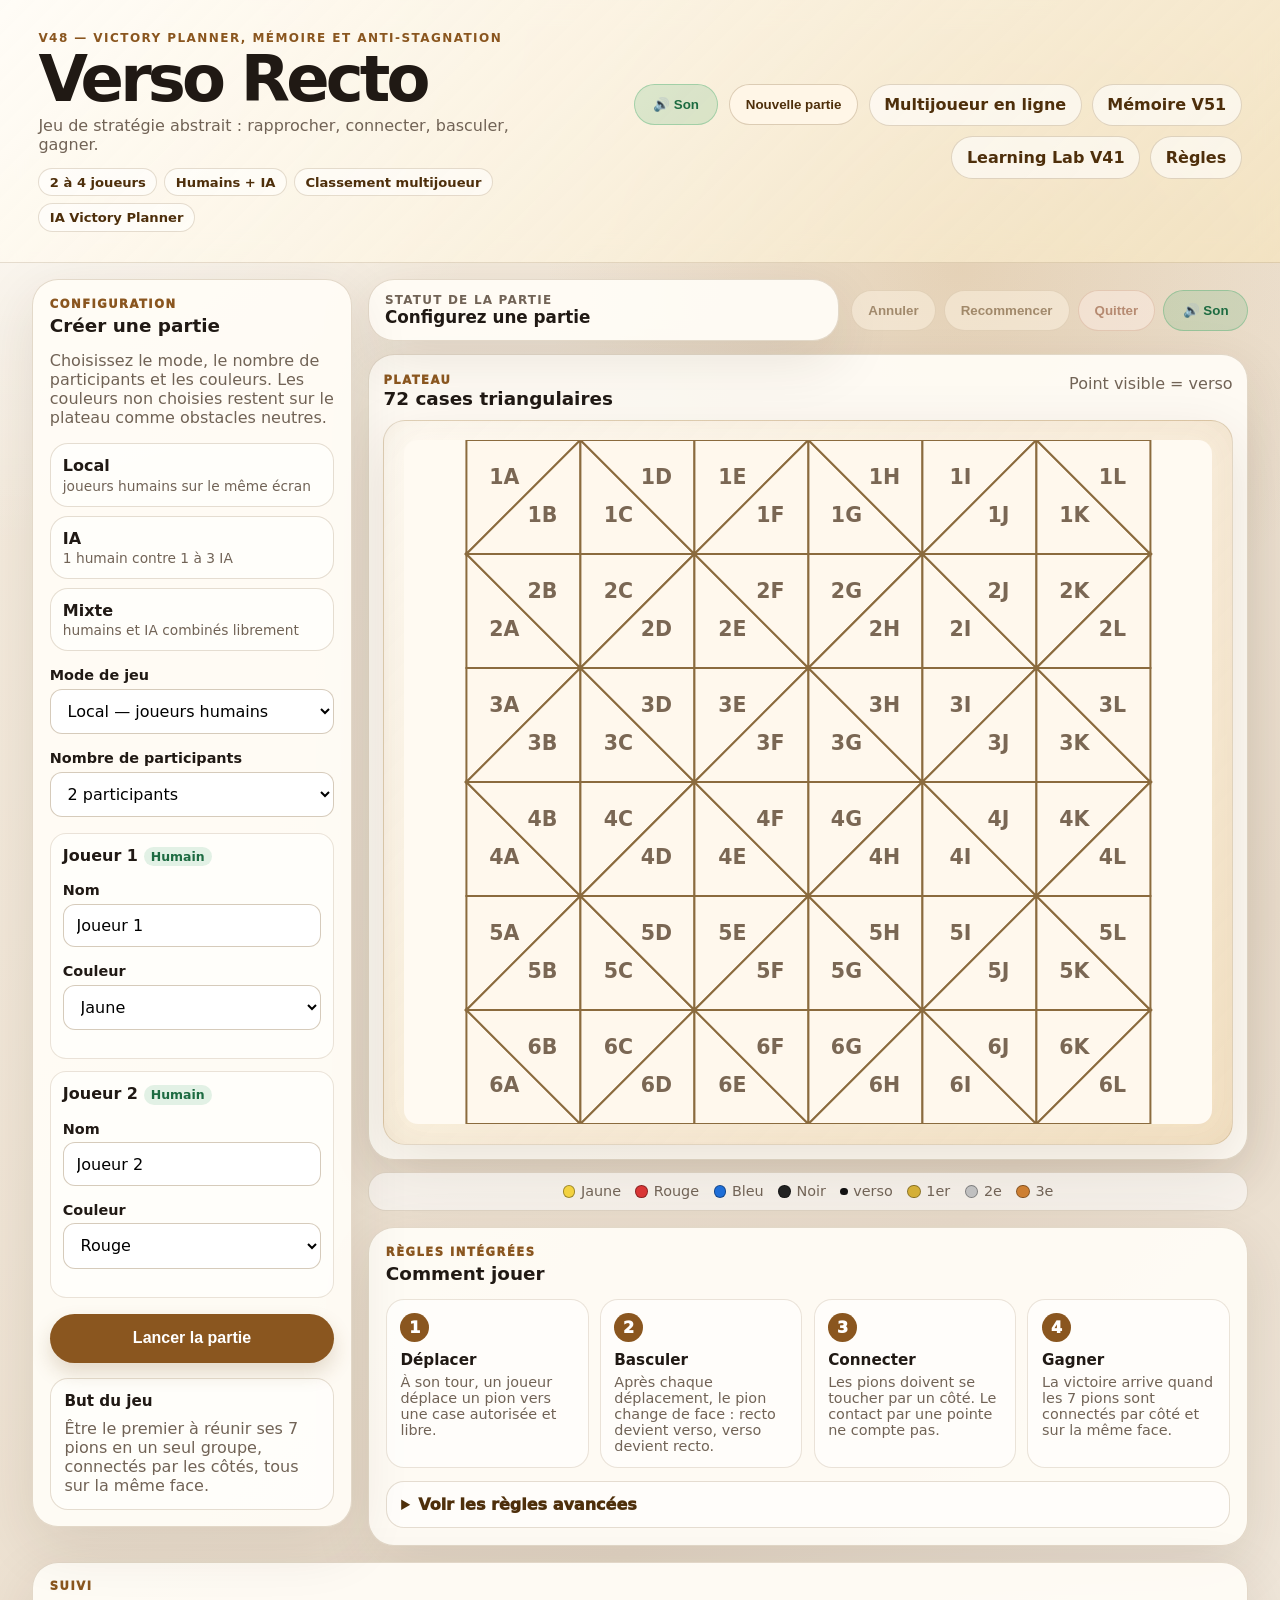
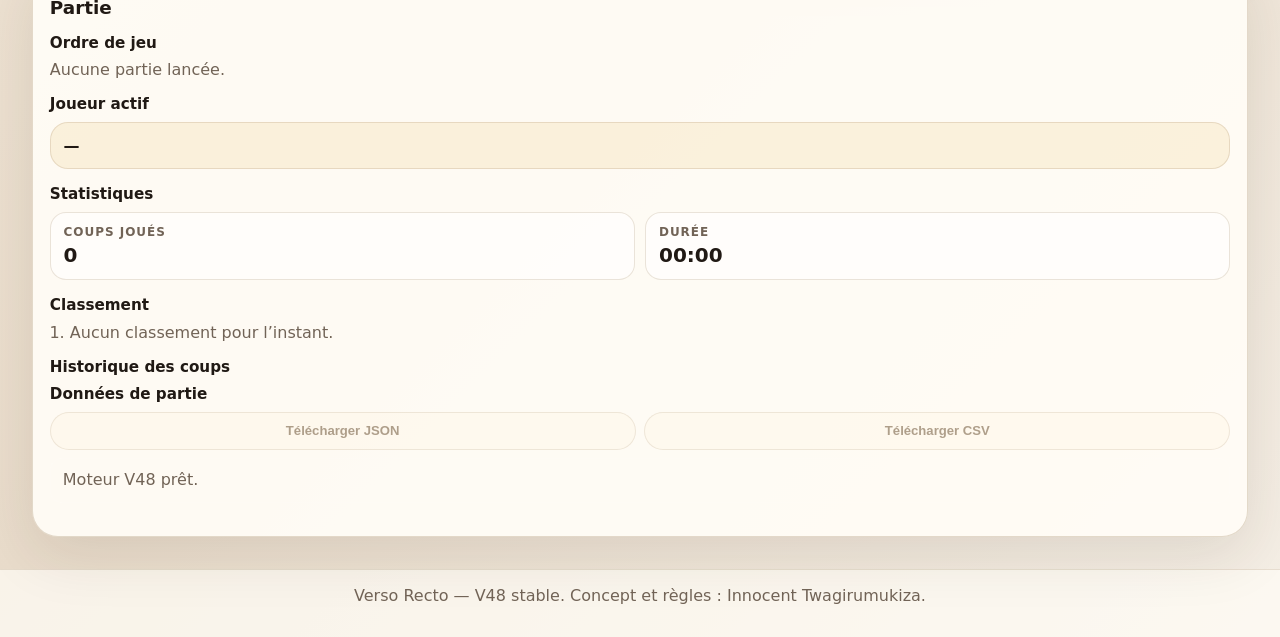
<file: index.html>
<!doctype html>
<html lang="fr">
<head>
  <meta charset="utf-8" />
  <meta name="viewport" content="width=device-width, initial-scale=1" />
  <title>Verso Recto — V48</title>
  <meta name="description" content="Verso Recto, jeu de stratégie abstrait avec plateau triangulaire, bascule recto/verso, mode local, mode IA et mode mixte." />
  <link rel="stylesheet" href="styles.css" />
</head>
<body>
  <header class="app-header beta-header">
    <div class="brand-block">
      <p class="eyebrow">V48 — Victory Planner, mémoire et anti-stagnation</p>
      <h1>Verso Recto</h1>
      <p class="subtitle">Jeu de stratégie abstrait : rapprocher, connecter, basculer, gagner.</p>
      <div class="hero-tags" aria-label="Fonctionnalités principales">
        <span>2 à 4 joueurs</span>
        <span>Humains + IA</span>
        <span>Classement multijoueur</span>
        <span>IA Victory Planner</span>
      </div>
    </div>
    <div class="header-actions">
      <button id="soundToggleTop" class="secondary sound-toggle" type="button" aria-pressed="false">🔇 Son</button>
      <button id="newGameTop" class="secondary">Nouvelle partie</button>
      <a class="ghost-link" href="online-v39.html">Multijoueur en ligne</a>
      <a class="ghost-link" href="experience-v48.html">Mémoire V51</a>
      <a class="ghost-link" href="learning-v41.html">Learning Lab V41</a>
      <a class="ghost-link" href="#rulesSection">Règles</a>
    </div>
  </header>

  <main class="layout beta-layout">
    <section class="panel setup-panel" id="setupPanel">
      <div class="panel-heading">
        <p class="section-kicker">Configuration</p>
        <h2>Créer une partie</h2>
      </div>

      <p class="muted">
        Choisissez le mode, le nombre de participants et les couleurs.
        Les couleurs non choisies restent sur le plateau comme obstacles neutres.
      </p>

      <div class="mode-cards" aria-label="Modes de jeu disponibles">
        <article>
          <strong>Local</strong>
          <span>joueurs humains sur le même écran</span>
        </article>
        <article>
          <strong>IA</strong>
          <span>1 humain contre 1 à 3 IA</span>
        </article>
        <article>
          <strong>Mixte</strong>
          <span>humains et IA combinés librement</span>
        </article>
      </div>

      <label class="field">
        <span>Mode de jeu</span>
        <select id="gameMode">
          <option value="local">Local — joueurs humains</option>
          <option value="ai">Mode IA — 1 humain + 1 à 3 IA</option>
          <option value="mixed">Mode mixte — humains + IA libres</option>
        </select>
      </label>

      <label class="field">
        <span>Nombre de participants</span>
        <select id="playerCount">
          <option value="2">2 participants</option>
          <option value="3">3 participants</option>
          <option value="4">4 participants</option>
        </select>
      </label>

      <div id="playerInputs" class="player-inputs"></div>

      <button id="startGame" class="primary start-button">Lancer la partie</button>

      <div class="quick-help">
        <h3>But du jeu</h3>
        <p>Être le premier à réunir ses 7 pions en un seul groupe, connectés par les côtés, tous sur la même face.</p>
      </div>
    </section>

    <section class="game-area">
      <div class="game-toolbar">
        <div id="statusCard" class="status-card">
          <span class="status-label">Statut de la partie</span>
          <strong id="gameStatus">Configurez une partie</strong>
        </div>
        <div class="toolbar-actions">
          <button id="resetSelection" class="secondary" disabled>Annuler</button>
          <button id="restartGame" class="secondary" disabled>Recommencer</button>
          <button id="quitGame" class="secondary danger-button" disabled>Quitter</button>
          <button id="soundToggle" class="secondary sound-toggle" type="button" aria-pressed="false">🔇 Son</button>
        </div>
      </div>

      <div class="board-shell">
        <div class="board-title-row">
          <div>
            <span class="section-kicker">Plateau</span>
            <h2>72 cases triangulaires</h2>
          </div>
          <p class="muted">Point visible = verso</p>
        </div>

        <div class="board-wrap">
          <svg id="board" viewBox="0 0 600 600" role="img" aria-label="Plateau Verso Recto"></svg>
        </div>
      </div>

      <div class="legend beta-legend">
        <span><i class="dot yellow"></i> Jaune</span>
        <span><i class="dot red"></i> Rouge</span>
        <span><i class="dot blue"></i> Bleu</span>
        <span><i class="dot black"></i> Noir</span>
        <span><i class="mini-dot"></i> verso</span>
        <span class="medal-note"><i class="medal-chip medal-gold"></i> 1er</span>
        <span class="medal-note"><i class="medal-chip medal-silver"></i> 2e</span>
        <span class="medal-note"><i class="medal-chip medal-bronze"></i> 3e</span>
      </div>

      <section class="panel rules-panel" id="rulesSection">
        <div class="panel-heading">
          <p class="section-kicker">Règles intégrées</p>
          <h2>Comment jouer</h2>
        </div>

        <div class="rule-grid">
          <article>
            <span class="rule-number">1</span>
            <h3>Déplacer</h3>
            <p>À son tour, un joueur déplace un pion vers une case autorisée et libre.</p>
          </article>
          <article>
            <span class="rule-number">2</span>
            <h3>Basculer</h3>
            <p>Après chaque déplacement, le pion change de face : recto devient verso, verso devient recto.</p>
          </article>
          <article>
            <span class="rule-number">3</span>
            <h3>Connecter</h3>
            <p>Les pions doivent se toucher par un côté. Le contact par une pointe ne compte pas.</p>
          </article>
          <article>
            <span class="rule-number">4</span>
            <h3>Gagner</h3>
            <p>La victoire arrive quand les 7 pions sont connectés par côté et sur la même face.</p>
          </article>
        </div>

        <details class="rules-details">
          <summary>Voir les règles avancées</summary>
          <ul>
            <li>L’ordre de jeu est tiré aléatoirement au lancement.</li>
            <li>Si un joueur peut jouer, il doit jouer.</li>
            <li>Si un joueur est bloqué, il passe automatiquement.</li>
            <li>En 3 ou 4 joueurs, la partie continue après le premier gagnant pour établir le classement.</li>
            <li>Les pions des joueurs classés restent sur le plateau et deviennent des obstacles.</li>
            <li>La règle anti-répétition longue limite les allers-retours répétés du même pion.</li>
          </ul>
        </details>
      </section>
    </section>

    <aside class="panel side-panel">
      <div class="panel-heading">
        <p class="section-kicker">Suivi</p>
        <h2>Partie</h2>
      </div>

      <h3>Ordre de jeu</h3>
      <div id="turnOrder" class="turn-order muted">Aucune partie lancée.</div>

      <h3>Joueur actif</h3>
      <div id="activePlayer" class="active-player">—</div>

      <h3>Statistiques</h3>
      <div class="stats-grid">
        <div class="stat-box">
          <span class="stat-label">Coups joués</span>
          <strong id="moveCounter">0</strong>
        </div>
        <div class="stat-box">
          <span class="stat-label">Durée</span>
          <strong id="gameTimer">00:00</strong>
        </div>
      </div>

      <h3>Classement</h3>
      <ol id="rankingList" class="ranking-list">
        <li class="muted">Aucun classement pour l’instant.</li>
      </ol>

      <h3>Historique des coups</h3>
      <ol id="moveHistory" class="move-history"></ol>

      <h3>Données de partie</h3>
      <div class="analysis-actions">
        <button id="exportGameJson" class="secondary" type="button" disabled>Télécharger JSON</button>
        <button id="exportGameCsv" class="secondary" type="button" disabled>Télécharger CSV</button>
      </div>
      <p id="engineStatus" class="engine-status muted">Moteur V48 prêt.</p>
    </aside>
  </main>

  <footer class="footer beta-footer">
    <p>Verso Recto — V48 stable. Concept et règles : Innocent Twagirumukiza.</p>
  </footer>

  <script src="experience-v50.js?v=51.0"></script>
  <script src="game.js"></script>
</body>
</html>
</file>
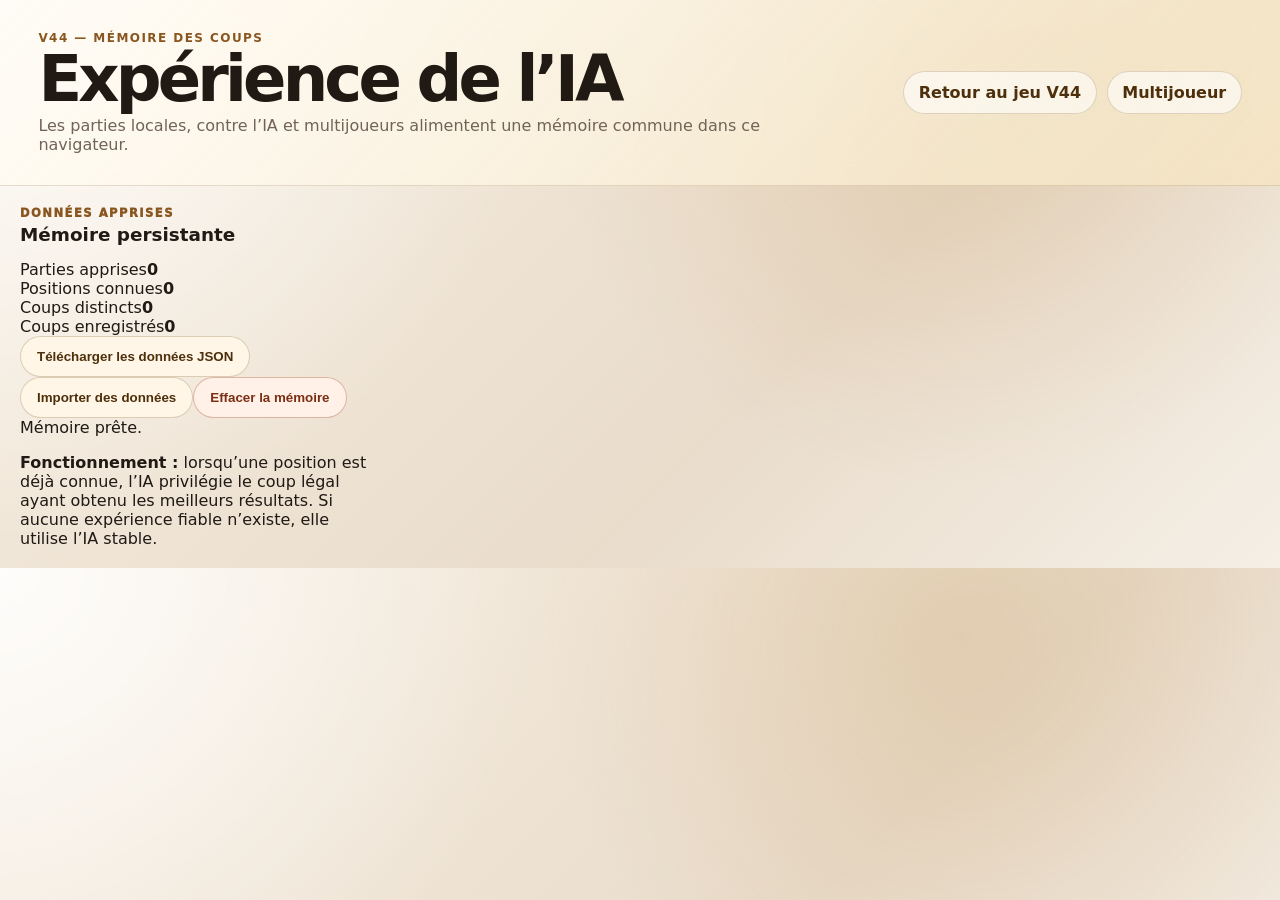
<file: experience-v44.html>
<!doctype html><html lang="fr"><head><meta charset="utf-8"><meta name="viewport" content="width=device-width,initial-scale=1"><title>Verso Recto — Mémoire V44</title><link rel="stylesheet" href="styles.css"><link rel="stylesheet" href="learning-v41.css"></head><body>
<header class="app-header beta-header"><div class="brand-block"><p class="eyebrow">V44 — MÉMOIRE DES COUPS</p><h1>Expérience de l’IA</h1><p class="subtitle">Les parties locales, contre l’IA et multijoueurs alimentent une mémoire commune dans ce navigateur.</p></div><div class="header-actions"><a class="ghost-link" href="index.html">Retour au jeu V44</a><a class="ghost-link" href="online-v39.html">Multijoueur</a></div></header>
<main class="learning-layout"><section class="learning-panel"><p class="section-kicker">Données apprises</p><h2>Mémoire persistante</h2><div class="learning-stats"><article><span>Parties apprises</span><strong id="games">0</strong></article><article><span>Positions connues</span><strong id="positions">0</strong></article><article><span>Coups distincts</span><strong id="actions">0</strong></article><article><span>Coups enregistrés</span><strong id="moves">0</strong></article></div><div class="learning-actions"><button id="exportBtn" class="secondary">Télécharger les données JSON</button><button id="importBtn" class="secondary">Importer des données</button><button id="clearBtn" class="secondary danger-button">Effacer la mémoire</button><input id="fileInput" type="file" accept="application/json" hidden></div><p id="status" class="learning-status">Mémoire prête.</p><div class="learning-note"><strong>Fonctionnement :</strong> lorsqu’une position est déjà connue, l’IA privilégie le coup légal ayant obtenu les meilleurs résultats. Si aucune expérience fiable n’existe, elle utilise l’IA stable.</div></section></main>
<script src="experience-v44.js"></script><script>function refresh(){const s=VR44Memory.stats();games.textContent=s.games;positions.textContent=s.positions;actions.textContent=s.actions;moves.textContent=s.moves;}exportBtn.onclick=()=>VR44Memory.exportData();importBtn.onclick=()=>fileInput.click();fileInput.onchange=async()=>{try{await VR44Memory.importData(fileInput.files[0]);status.textContent='Import terminé.';refresh();}catch(e){status.textContent=e.message;}};clearBtn.onclick=()=>{if(confirm('Effacer toute la mémoire V44 de ce navigateur ?')){VR44Memory.clear();refresh();status.textContent='Mémoire effacée.';}};refresh();</script></body></html>
</file>
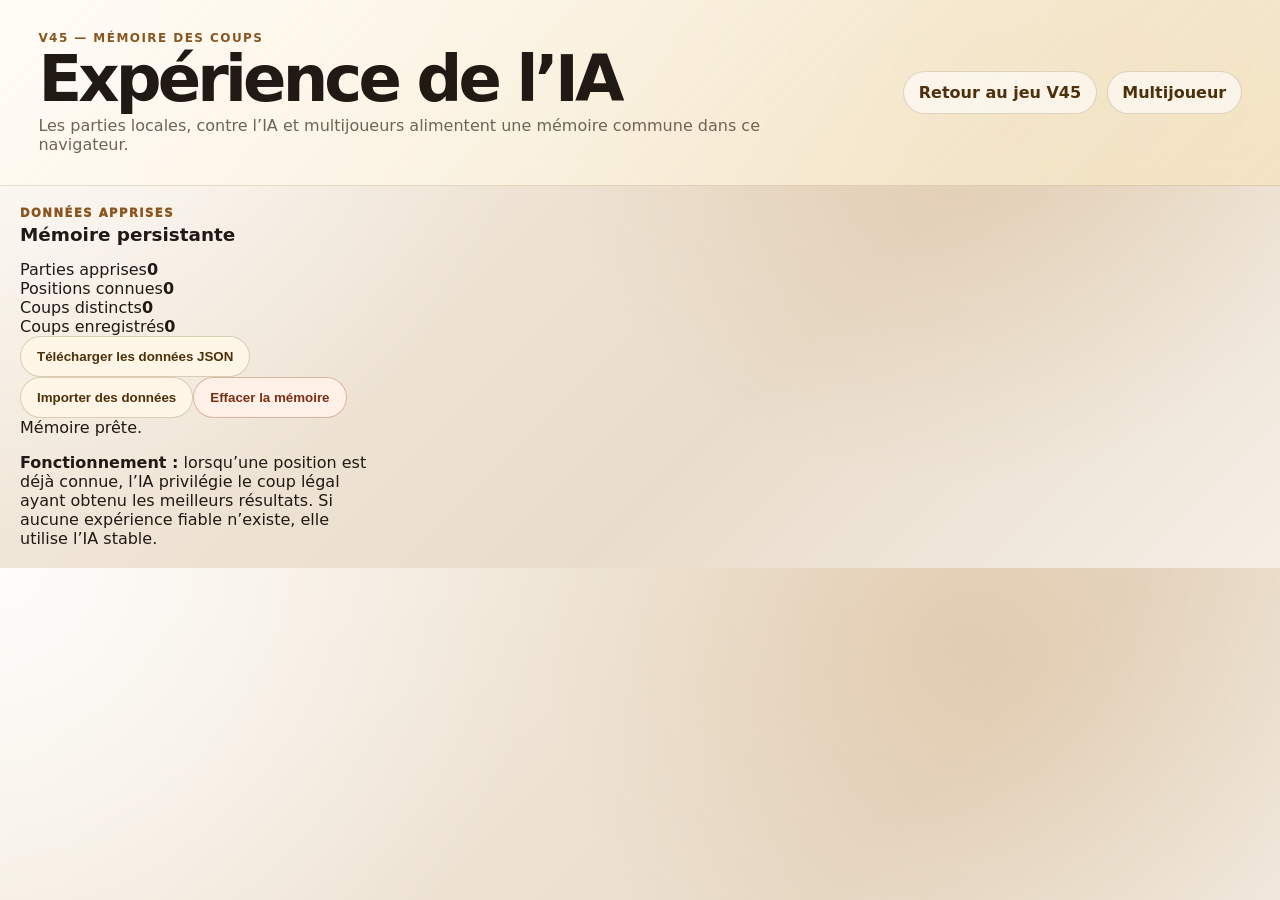
<file: experience-v45.html>
<!doctype html><html lang="fr"><head><meta charset="utf-8"><meta name="viewport" content="width=device-width,initial-scale=1"><title>Verso Recto — Mémoire V45</title><link rel="stylesheet" href="styles.css"><link rel="stylesheet" href="learning-v41.css"></head><body>
<header class="app-header beta-header"><div class="brand-block"><p class="eyebrow">V45 — MÉMOIRE DES COUPS</p><h1>Expérience de l’IA</h1><p class="subtitle">Les parties locales, contre l’IA et multijoueurs alimentent une mémoire commune dans ce navigateur.</p></div><div class="header-actions"><a class="ghost-link" href="index.html">Retour au jeu V45</a><a class="ghost-link" href="online-v39.html">Multijoueur</a></div></header>
<main class="learning-layout"><section class="learning-panel"><p class="section-kicker">Données apprises</p><h2>Mémoire persistante</h2><div class="learning-stats"><article><span>Parties apprises</span><strong id="games">0</strong></article><article><span>Positions connues</span><strong id="positions">0</strong></article><article><span>Coups distincts</span><strong id="actions">0</strong></article><article><span>Coups enregistrés</span><strong id="moves">0</strong></article></div><div class="learning-actions"><button id="exportBtn" class="secondary">Télécharger les données JSON</button><button id="importBtn" class="secondary">Importer des données</button><button id="clearBtn" class="secondary danger-button">Effacer la mémoire</button><input id="fileInput" type="file" accept="application/json" hidden></div><p id="status" class="learning-status">Mémoire prête.</p><div class="learning-note"><strong>Fonctionnement :</strong> lorsqu’une position est déjà connue, l’IA privilégie le coup légal ayant obtenu les meilleurs résultats. Si aucune expérience fiable n’existe, elle utilise l’IA stable.</div></section></main>
<script src="experience-v45.js"></script><script>function refresh(){const s=VR45Memory.stats();games.textContent=s.games;positions.textContent=s.positions;actions.textContent=s.actions;moves.textContent=s.moves;}exportBtn.onclick=()=>VR45Memory.exportData();importBtn.onclick=()=>fileInput.click();fileInput.onchange=async()=>{try{await VR45Memory.importData(fileInput.files[0]);status.textContent='Import terminé.';refresh();}catch(e){status.textContent=e.message;}};clearBtn.onclick=()=>{if(confirm('Effacer toute la mémoire V45 de ce navigateur ?')){VR45Memory.clear();refresh();status.textContent='Mémoire effacée.';}};refresh();</script></body></html>
</file>
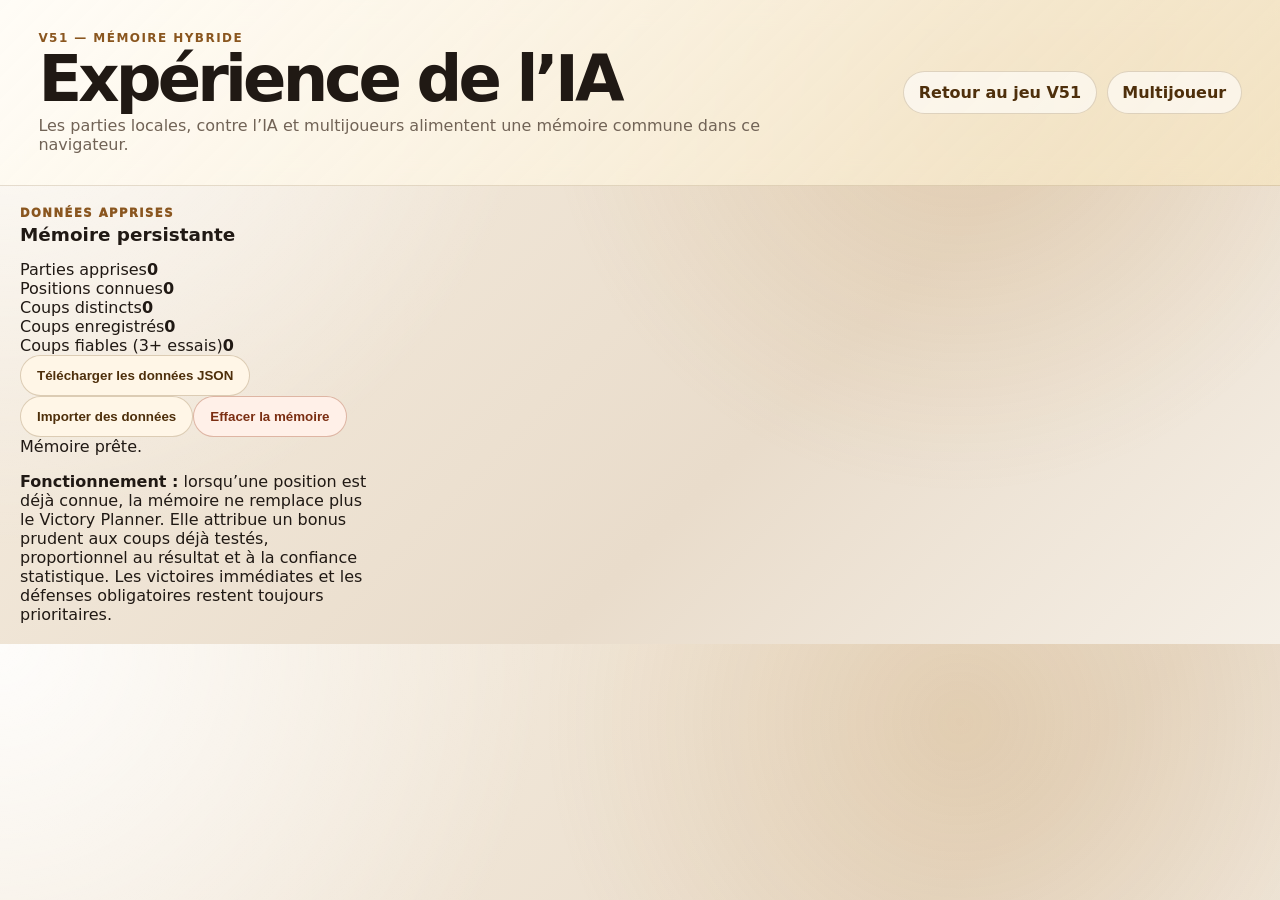
<file: experience-v48.html>
<!doctype html><html lang="fr"><head><meta charset="utf-8"><meta name="viewport" content="width=device-width,initial-scale=1"><title>Verso Recto — Mémoire V51</title><link rel="stylesheet" href="styles.css"><link rel="stylesheet" href="learning-v41.css"></head><body>
<header class="app-header beta-header"><div class="brand-block"><p class="eyebrow">V51 — MÉMOIRE HYBRIDE</p><h1>Expérience de l’IA</h1><p class="subtitle">Les parties locales, contre l’IA et multijoueurs alimentent une mémoire commune dans ce navigateur.</p></div><div class="header-actions"><a class="ghost-link" href="index.html">Retour au jeu V51</a><a class="ghost-link" href="online-v39.html">Multijoueur</a></div></header>
<main class="learning-layout"><section class="learning-panel"><p class="section-kicker">Données apprises</p><h2>Mémoire persistante</h2><div class="learning-stats"><article><span>Parties apprises</span><strong id="games">0</strong></article><article><span>Positions connues</span><strong id="positions">0</strong></article><article><span>Coups distincts</span><strong id="actions">0</strong></article><article><span>Coups enregistrés</span><strong id="moves">0</strong></article><article><span>Coups fiables (3+ essais)</span><strong id="reliable">0</strong></article></div><div class="learning-actions"><button id="exportBtn" class="secondary">Télécharger les données JSON</button><button id="importBtn" class="secondary">Importer des données</button><button id="clearBtn" class="secondary danger-button">Effacer la mémoire</button><input id="fileInput" type="file" accept="application/json" hidden></div><p id="status" class="learning-status">Mémoire prête.</p><div class="learning-note"><strong>Fonctionnement :</strong> lorsqu’une position est déjà connue, la mémoire ne remplace plus le Victory Planner. Elle attribue un bonus prudent aux coups déjà testés, proportionnel au résultat et à la confiance statistique. Les victoires immédiates et les défenses obligatoires restent toujours prioritaires.</div></section></main>
<script src="experience-v50.js?v=51.0"></script><script>function refresh(){const s=VR48Memory.stats();games.textContent=s.games;positions.textContent=s.positions;actions.textContent=s.actions;moves.textContent=s.moves;reliable.textContent=s.reliableActions||0;}exportBtn.onclick=()=>VR48Memory.exportData();importBtn.onclick=()=>fileInput.click();fileInput.onchange=async()=>{try{await VR48Memory.importData(fileInput.files[0]);status.textContent='Import terminé.';refresh();}catch(e){status.textContent=e.message;}};clearBtn.onclick=()=>{if(confirm('Effacer toute la mémoire V51 de ce navigateur ?')){VR48Memory.clear();refresh();status.textContent='Mémoire effacée.';}};refresh();</script></body></html>
</file>
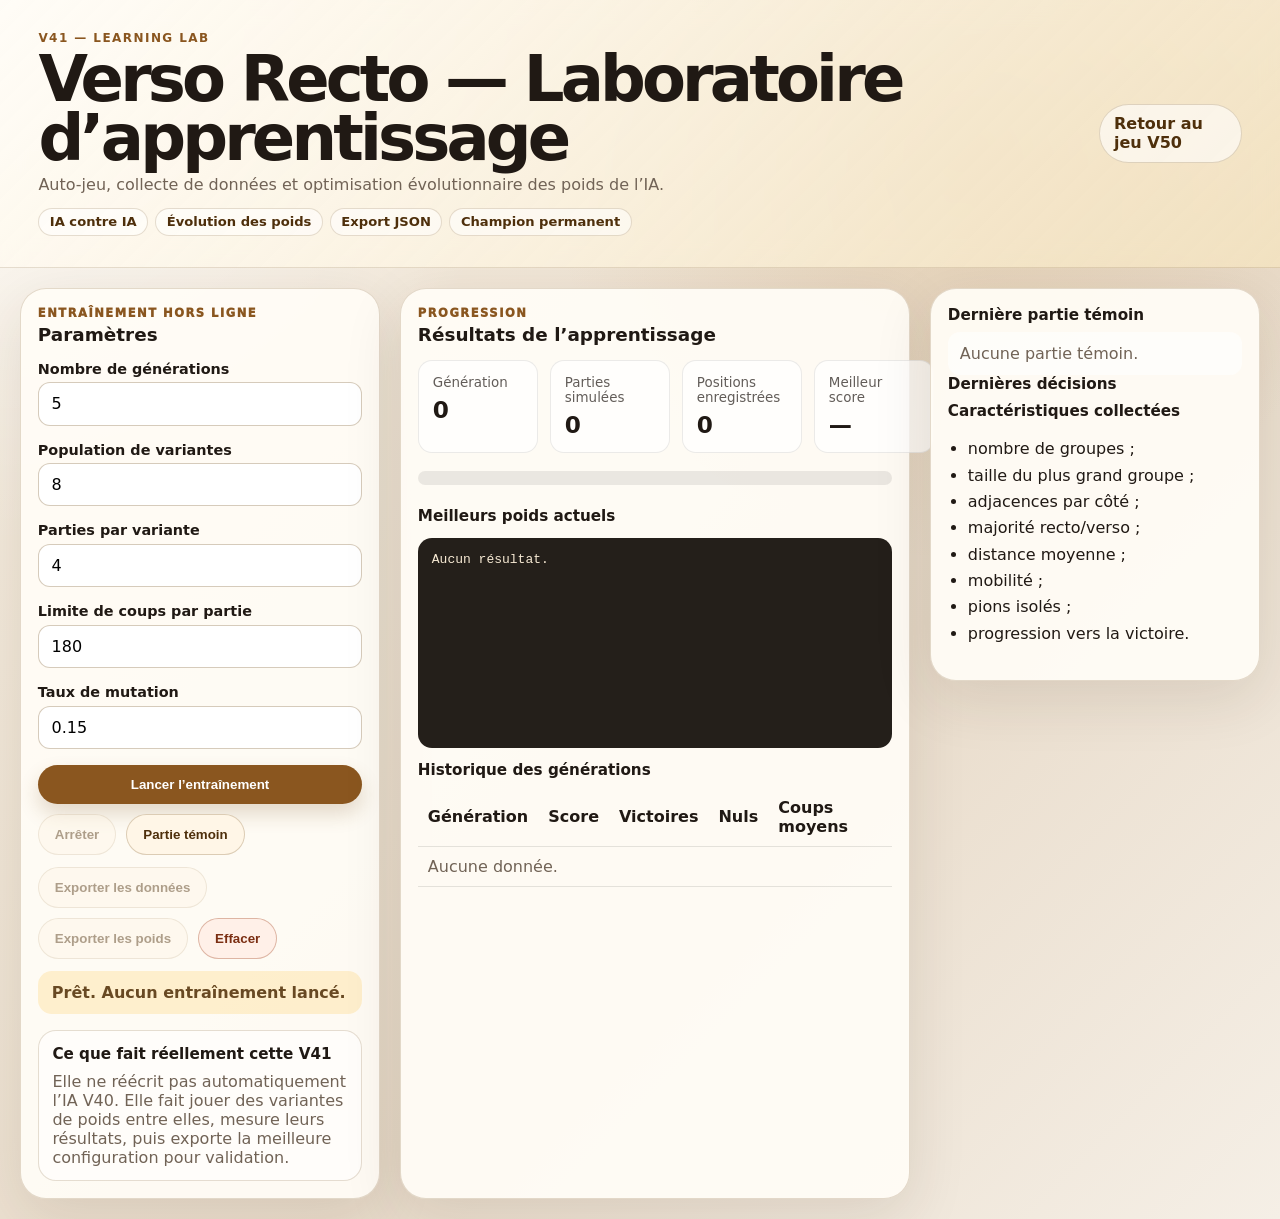
<file: learning-v41.html>
<!doctype html>
<html lang="fr">
<head>
  <meta charset="utf-8" />
  <meta name="viewport" content="width=device-width, initial-scale=1" />
  <title>Verso Recto — V45 Champion Lab</title>
  <meta name="description" content="Laboratoire d’auto-jeu et d’optimisation évolutionnaire pour l’IA de Verso Recto." />
  <link rel="stylesheet" href="styles.css" />
  <link rel="stylesheet" href="learning-v41.css" />
  <script defer src="learning-v41.js"></script>
</head>
<body class="learning-body">
  <header class="app-header beta-header">
    <div class="brand-block">
      <p class="eyebrow">V41 — Learning Lab</p>
      <h1>Verso Recto — Laboratoire d’apprentissage</h1>
      <p class="subtitle">Auto-jeu, collecte de données et optimisation évolutionnaire des poids de l’IA.</p>
      <div class="hero-tags">
        <span>IA contre IA</span>
        <span>Évolution des poids</span>
        <span>Export JSON</span>
        <span>Champion permanent</span>
      </div>
    </div>
    <div class="header-actions">
      <a class="ghost-link" href="index.html">Retour au jeu V50</a>
    </div>
  </header>

  <main class="learning-layout">
    <section class="panel controls-panel">
      <div class="panel-heading">
        <p class="section-kicker">Entraînement hors ligne</p>
        <h2>Paramètres</h2>
      </div>

      <label class="field">
        <span>Nombre de générations</span>
        <input id="generations" type="number" min="1" max="30" value="5" />
      </label>

      <label class="field">
        <span>Population de variantes</span>
        <input id="populationSize" type="number" min="4" max="30" value="8" />
      </label>

      <label class="field">
        <span>Parties par variante</span>
        <input id="gamesPerCandidate" type="number" min="2" max="30" value="4" />
      </label>

      <label class="field">
        <span>Limite de coups par partie</span>
        <input id="maxTurns" type="number" min="40" max="600" value="180" />
      </label>

      <label class="field">
        <span>Taux de mutation</span>
        <input id="mutationRate" type="number" min="0.01" max="0.8" step="0.01" value="0.15" />
      </label>

      <div class="lab-actions">
        <button id="startTraining" class="primary" type="button">Lancer l’entraînement</button>
        <button id="stopTraining" class="secondary" type="button" disabled>Arrêter</button>
        <button id="runSample" class="secondary" type="button">Partie témoin</button>
      </div>

      <div class="lab-actions">
        <button id="exportDataset" class="secondary" type="button" disabled>Exporter les données</button>
        <button id="exportWeights" class="secondary" type="button" disabled>Exporter les poids</button>
        <button id="clearData" class="secondary danger-button" type="button">Effacer</button>
      </div>

      <p id="labStatus" class="lab-status">Prêt. Aucun entraînement lancé.</p>

      <div class="quick-help">
        <h3>Ce que fait réellement cette V41</h3>
        <p>Elle ne réécrit pas automatiquement l’IA V40. Elle fait jouer des variantes de poids entre elles, mesure leurs résultats, puis exporte la meilleure configuration pour validation.</p>
      </div>
    </section>

    <section class="panel results-panel">
      <div class="panel-heading">
        <p class="section-kicker">Progression</p>
        <h2>Résultats de l’apprentissage</h2>
      </div>

      <div class="metrics-grid">
        <article><span>Génération</span><strong id="generationMetric">0</strong></article>
        <article><span>Parties simulées</span><strong id="gamesMetric">0</strong></article>
        <article><span>Positions enregistrées</span><strong id="positionsMetric">0</strong></article>
        <article><span>Meilleur score</span><strong id="bestScoreMetric">—</strong></article>
      </div>

      <div class="progress-track"><div id="progressBar" class="progress-bar"></div></div>

      <h3>Meilleurs poids actuels</h3>
      <pre id="bestWeights" class="weights-box">Aucun résultat.</pre>

      <h3>Historique des générations</h3>
      <div class="table-wrap">
        <table class="learning-table">
          <thead>
            <tr><th>Génération</th><th>Score</th><th>Victoires</th><th>Nuls</th><th>Coups moyens</th></tr>
          </thead>
          <tbody id="generationHistory">
            <tr><td colspan="5" class="muted">Aucune donnée.</td></tr>
          </tbody>
        </table>
      </div>
    </section>

    <aside class="panel sample-panel">
      <h3>Dernière partie témoin</h3>
      <div id="sampleSummary" class="sample-summary muted">Aucune partie témoin.</div>

      <h3>Dernières décisions</h3>
      <ol id="decisionLog" class="move-history"></ol>

      <h3>Caractéristiques collectées</h3>
      <ul class="feature-list">
        <li>nombre de groupes ;</li>
        <li>taille du plus grand groupe ;</li>
        <li>adjacences par côté ;</li>
        <li>majorité recto/verso ;</li>
        <li>distance moyenne ;</li>
        <li>mobilité ;</li>
        <li>pions isolés ;</li>
        <li>progression vers la victoire.</li>
      </ul>
    </aside>
  </main>
</body>
</html>
</file>
<file: styles.css>
* { box-sizing: border-box; }
:root {
  --bg: #f6f1e8; --paper: #fffaf2; --ink: #241f1a; --muted: #6f6254;
  --line: #8b6b3e; --accent: #7a4f1c; --accent-dark: #4e3110;
  --yellow: #f3d240; --red: #d93636; --blue: #1e6ed8; --black: #222;
  --green: #37a667;
}
body { margin: 0; min-height: 100%; font-family: Inter, ui-sans-serif, system-ui, -apple-system, BlinkMacSystemFont, "Segoe UI", sans-serif; background: radial-gradient(circle at top left, rgba(255,255,255,.7), transparent 34rem), var(--bg); color: var(--ink); }
.app-header { display: flex; justify-content: space-between; align-items: flex-start; gap: 1rem; padding: 1.5rem clamp(1rem, 3vw, 2rem); border-bottom: 1px solid rgba(139,107,62,.22); }
h1, h2, h3, p { margin-top: 0; } h1 { margin-bottom: .25rem; font-size: clamp(2rem, 5vw, 4.4rem); letter-spacing: -.06em; } h2 { font-size: 1.15rem; } h3 { font-size: .95rem; margin-bottom: .55rem; }
.eyebrow { color: var(--accent); font-weight: 800; text-transform: uppercase; letter-spacing: .12em; font-size: .75rem; margin-bottom: .35rem; }
.subtitle { color: var(--muted); max-width: 48rem; margin-bottom: 0; }
.layout { display: grid; grid-template-columns: minmax(240px, 310px) minmax(320px, 1fr) minmax(240px, 300px); gap: 1rem; padding: 1rem clamp(1rem, 3vw, 2rem) 2rem; }
.panel, .status-card { background: rgba(255,250,242,.88); border: 1px solid rgba(139,107,62,.24); box-shadow: 0 16px 50px rgba(60,40,10,.08); border-radius: 22px; }
.panel { padding: 1rem; } .muted { color: var(--muted); }
.field { display: grid; gap: .35rem; margin: 1rem 0; } .field span { font-weight: 800; font-size: .9rem; }
select, input { width: 100%; border: 1px solid rgba(139,107,62,.35); border-radius: 12px; background: white; padding: .7rem .8rem; font: inherit; }
.player-inputs { display: grid; gap: .8rem; margin: 1rem 0; }
.player-row { border: 1px solid rgba(139,107,62,.18); border-radius: 16px; padding: .75rem; background: rgba(255,255,255,.55); }
.player-row strong { display: block; margin-bottom: .5rem; }
button { border: 0; border-radius: 999px; padding: .75rem 1rem; font-weight: 900; cursor: pointer; transition: transform .12s ease, opacity .12s ease, box-shadow .12s ease; }
button:hover:not(:disabled) { transform: translateY(-1px); } button:disabled { opacity: .45; cursor: not-allowed; }
.primary { width: 100%; background: var(--accent); color: #fff; box-shadow: 0 10px 20px rgba(122,79,28,.2); }
.secondary { background: #fff6e7; color: var(--accent-dark); border: 1px solid rgba(139,107,62,.3); }
.rules-box { margin-top: 1rem; padding: .85rem; border-radius: 16px; background: rgba(255,255,255,.55); }
.rules-box ul { padding-left: 1.1rem; margin: 0; color: var(--muted); } .rules-box li { margin: .35rem 0; }
.game-area { min-width: 0; } .game-toolbar { display: flex; justify-content: space-between; align-items: center; gap: .75rem; margin-bottom: .8rem; }
.status-card { flex: 1; padding: .8rem 1rem; } .status-label { display: block; color: var(--muted); font-size: .75rem; text-transform: uppercase; font-weight: 900; letter-spacing: .1em; }
#gameStatus { font-size: 1.05rem; } .toolbar-actions { display: flex; gap: .5rem; flex-wrap: wrap; }
.board-wrap { background: linear-gradient(135deg, #fff9ef, #f4e4c7); border: 1px solid rgba(139,107,62,.25); border-radius: 24px; padding: clamp(.5rem,2vw,1.2rem); box-shadow: inset 0 0 40px rgba(139,107,62,.08), 0 18px 60px rgba(60,40,10,.11); overflow: auto; }
#board { width: 100%; min-width: 680px; height: auto; display: block; background: #fffaf2; border-radius: 14px; }
.cell { fill: #fff8ed; stroke: var(--line); stroke-width: 2; vector-effect: non-scaling-stroke; cursor: default; }
.cell.empty:hover { fill: #fff0d2; } .cell.legal { fill: rgba(65,184,131,.28); stroke: var(--green); stroke-width: 4; cursor: pointer; }
.cell.selected { stroke: #000; stroke-width: 5; }
.cell-label { font-size: 18px; font-weight: 800; fill: rgba(77,55,32,.75); pointer-events: none; user-select: none; }
.piece { stroke: #111; stroke-width: 3; vector-effect: non-scaling-stroke; cursor: pointer; filter: drop-shadow(0px 2px 1px rgba(0,0,0,.18)); }
.piece.neutral { opacity: .75; cursor: not-allowed; } .piece.player-piece:hover { filter: drop-shadow(0px 4px 2px rgba(0,0,0,.25)); }
.piece-dot { pointer-events: none; } .piece-label { font-size: 22px; font-weight: 900; pointer-events: none; user-select: none; }
.legend { display: flex; gap: .9rem; flex-wrap: wrap; margin-top: .75rem; color: var(--muted); font-size: .9rem; }
.legend span { display: inline-flex; align-items: center; gap: .35rem; }
.dot { width: .8rem; height: .8rem; border-radius: 50%; display: inline-block; border: 1px solid rgba(0,0,0,.35); }
.yellow { background: var(--yellow); } .red { background: var(--red); } .blue { background: var(--blue); } .black { background: var(--black); }
.mini-dot { width: .45rem; height: .45rem; border-radius: 50%; display: inline-block; background: #111; }
.turn-order { display: grid; gap: .35rem; margin-bottom: 1rem; }
.turn-pill { display: flex; align-items: center; gap: .45rem; padding: .45rem .55rem; border-radius: 999px; background: rgba(255,255,255,.65); border: 1px solid rgba(139,107,62,.2); }
.turn-pill.active { outline: 3px solid rgba(55,166,103,.25); font-weight: 900; }
.active-player { padding: .8rem; border-radius: 16px; background: rgba(255,255,255,.6); margin-bottom: 1rem; font-weight: 900; }
.move-history { margin: 0; padding-left: 1.25rem; max-height: 430px; overflow: auto; color: var(--muted); } .move-history li { margin-bottom: .45rem; }
.footer { color: var(--muted); text-align: center; padding: 1rem; border-top: 1px solid rgba(139,107,62,.18); }
@media (max-width: 1050px) { .layout { grid-template-columns: 1fr; } .setup-panel { order: 1; } .game-area { order: 2; } .side-panel { order: 3; } }
@media (max-width: 620px) { .app-header, .game-toolbar { flex-direction: column; align-items: stretch; } .toolbar-actions { width: 100%; } .toolbar-actions button, #newGameTop { width: 100%; } }

.stats-grid { display: grid; grid-template-columns: 1fr 1fr; gap: .75rem; margin-bottom: 1rem; }
.stat-box { padding: .8rem; border-radius: 16px; background: rgba(255,255,255,.6); border: 1px solid rgba(139,107,62,.18); }
.stat-label { display: block; color: var(--muted); font-size: .75rem; text-transform: uppercase; font-weight: 900; letter-spacing: .08em; margin-bottom: .2rem; }
.stat-box strong { font-size: 1.25rem; }

.ranking-list { margin: 0 0 1rem; padding-left: 1.25rem; color: var(--muted); }
.ranking-list li { margin-bottom: .45rem; }
.ranking-place { font-weight: 900; color: var(--ink); }
.turn-pill.finished { opacity: .55; text-decoration: line-through; }
.turn-pill.neutral-note { opacity: .7; }
.piece.finished-piece { fill: #b9b9b9 !important; opacity: .78; cursor: not-allowed; }
.piece.neutral { fill: #cfcfcf !important; opacity: .65; cursor: not-allowed; }
.piece-label.finished-label { fill: #555 !important; }

/* V4 — styles des pions classés */
.piece.finished-gold { fill: #d4af37 !important; opacity: .92; cursor: not-allowed; }
.piece.finished-silver { fill: #c0c0c0 !important; opacity: .90; cursor: not-allowed; }
.piece.finished-bronze { fill: #cd7f32 !important; opacity: .90; cursor: not-allowed; }
.piece-label.medal-label { fill: #2b241b !important; }
.medal-note { display: inline-flex; align-items: center; gap: .35rem; }
.medal-chip { width: .85rem; height: .85rem; border-radius: 50%; display: inline-block; border: 1px solid rgba(0,0,0,.35); }
.medal-gold { background: #d4af37; }
.medal-silver { background: #c0c0c0; }
.medal-bronze { background: #cd7f32; }

/* V5 — mode IA */
.ai-thinking { animation: pulseAI 1s ease-in-out infinite; }
@keyframes pulseAI { 0%, 100% { opacity: 1; } 50% { opacity: .55; } }
.ai-badge { display: inline-flex; align-items: center; gap: .35rem; padding: .15rem .45rem; border-radius: 999px; background: rgba(55,166,103,.14); color: #1d6b41; font-size: .78rem; font-weight: 900; }

/* V6 — IA renforcée + règle anti-répétition */
.repetition-note { color: #8a4b10; font-weight: 800; }

/* V7 — IA expert non bridée */
.ai-badge.expert { background: rgba(122,79,28,.14); color: #6b3f0d; }

/* V8 — IA multiple et optimisation */
.ai-badge.constructive { background: rgba(46, 90, 171, .14); color: #234b99; }
.player-row.ai-row { opacity: .95; }

/* V10 — mode mixte */
.type-badge { display: inline-flex; align-items: center; gap: .35rem; padding: .15rem .45rem; border-radius: 999px; background: rgba(122,79,28,.12); color: #6b3f0d; font-size: .78rem; font-weight: 900; }
.human-badge { background: rgba(55,166,103,.14); color: #1d6b41; }

/* V11 — IA constructive */
.ai-badge.constructive { background: rgba(86, 66, 173, .14); color: #3d2f99; }

/* V12 — IA optimisée et animations */
.cell.ai-option { fill: rgba(88,115,255,.22); stroke: rgba(47,67,190,.95); stroke-width: 4; animation: aiOptionPulse .9s ease-in-out infinite; }
.cell.ai-chosen { fill: rgba(38,181,113,.36); stroke: rgba(12,126,69,.98); stroke-width: 7; animation: aiChosenPulse .75s ease-in-out infinite; }
.piece.ai-focused { stroke: rgba(47,67,190,.98); stroke-width: 7; filter: drop-shadow(0 0 10px rgba(47,67,190,.55)); animation: aiPieceGlow .9s ease-in-out infinite; }
@keyframes aiOptionPulse { 0%,100% { opacity:.68; } 50% { opacity:1; } }
@keyframes aiChosenPulse { 0%,100% { opacity:.75; } 50% { opacity:1; } }
@keyframes aiPieceGlow { 0%,100% { filter: drop-shadow(0 0 6px rgba(47,67,190,.45)); } 50% { filter: drop-shadow(0 0 16px rgba(47,67,190,.88)); } }

/* V14 — anti-stagnation */
.ai-badge.anti-stagnation, .ai-badge.constructive { background: rgba(154, 89, 27, .15); color: #7b430f; }



/* V16 — Beta 1 : interface propre et présentable */
:root {
  --bg: #efe7da;
  --paper: rgba(255, 252, 246, .94);
  --ink: #201914;
  --muted: #716356;
  --line: #8b6b3e;
  --accent: #8a561f;
  --accent-dark: #4e2f0b;
  --gold-soft: #f6e5bf;
}

body {
  background:
    radial-gradient(circle at top left, rgba(255,255,255,.86), transparent 34rem),
    radial-gradient(circle at 75% 12%, rgba(183,126,47,.18), transparent 26rem),
    linear-gradient(135deg, #f7efe2, #e9dccb 62%, #f5efe6);
}

.beta-header {
  align-items: center;
  padding: clamp(1.1rem, 2.4vw, 2rem) clamp(1rem, 3vw, 2.4rem);
  background: linear-gradient(135deg, rgba(255,252,246,.96), rgba(246,229,191,.7));
  position: sticky;
  top: 0;
  z-index: 20;
  backdrop-filter: blur(12px);
}

.brand-block h1 {
  line-height: .92;
  margin-bottom: .45rem;
}

.hero-tags {
  display: flex;
  flex-wrap: wrap;
  gap: .45rem;
  margin-top: .85rem;
}

.hero-tags span,
.mode-cards article,
.quick-help,
.rules-details {
  border: 1px solid rgba(139,107,62,.22);
  background: rgba(255,255,255,.55);
}

.hero-tags span {
  border-radius: 999px;
  padding: .35rem .65rem;
  font-size: .82rem;
  font-weight: 900;
  color: var(--accent-dark);
}

.header-actions {
  display: flex;
  align-items: center;
  gap: .65rem;
  flex-wrap: wrap;
  justify-content: flex-end;
}

.ghost-link {
  display: inline-flex;
  align-items: center;
  justify-content: center;
  min-height: 2.65rem;
  padding: .6rem .9rem;
  border-radius: 999px;
  color: var(--accent-dark);
  text-decoration: none;
  border: 1px solid rgba(139,107,62,.26);
  background: rgba(255,255,255,.6);
  font-weight: 900;
}

.beta-layout {
  grid-template-columns: minmax(260px, 340px) minmax(360px, 1fr) minmax(260px, 330px);
  align-items: start;
}

.panel,
.status-card,
.board-shell {
  border-radius: 26px;
  background: var(--paper);
  border: 1px solid rgba(139,107,62,.24);
  box-shadow: 0 18px 60px rgba(56, 38, 16, .11);
}

.panel {
  padding: 1.05rem;
}

.setup-panel,
.side-panel {
  position: sticky;
  top: 6.2rem;
}

.panel-heading {
  margin-bottom: .7rem;
}

.section-kicker {
  margin: 0 0 .25rem;
  color: var(--accent);
  text-transform: uppercase;
  letter-spacing: .13em;
  font-size: .72rem;
  font-weight: 950;
}

.mode-cards {
  display: grid;
  grid-template-columns: 1fr;
  gap: .55rem;
  margin: .9rem 0;
}

.mode-cards article {
  border-radius: 18px;
  padding: .75rem;
}

.mode-cards strong {
  display: block;
  color: var(--ink);
  margin-bottom: .15rem;
}

.mode-cards span {
  display: block;
  color: var(--muted);
  font-size: .86rem;
}

.start-button {
  min-height: 3.1rem;
  font-size: 1rem;
}

.quick-help {
  margin-top: .9rem;
  border-radius: 18px;
  padding: .85rem;
}

.quick-help p {
  margin: 0;
  color: var(--muted);
}

.board-shell {
  padding: .9rem;
}

.board-title-row {
  display: flex;
  justify-content: space-between;
  gap: 1rem;
  align-items: end;
  margin-bottom: .7rem;
}

.board-title-row h2 {
  margin-bottom: 0;
}

.board-wrap {
  border-radius: 22px;
  background:
    linear-gradient(135deg, rgba(255,250,242,.9), rgba(238,214,175,.7));
}

#board {
  min-width: 620px;
  max-height: 76vh;
}

.beta-legend {
  justify-content: center;
  background: rgba(255,255,255,.58);
  border: 1px solid rgba(139,107,62,.22);
  border-radius: 18px;
  padding: .65rem;
}

.rules-panel {
  margin-top: 1rem;
}

.rule-grid {
  display: grid;
  grid-template-columns: repeat(4, minmax(0, 1fr));
  gap: .7rem;
}

.rule-grid article {
  position: relative;
  border-radius: 18px;
  padding: .85rem;
  background: rgba(255,255,255,.58);
  border: 1px solid rgba(139,107,62,.18);
}

.rule-number {
  display: inline-grid;
  place-items: center;
  width: 1.8rem;
  height: 1.8rem;
  border-radius: 50%;
  background: var(--accent);
  color: white;
  font-weight: 950;
  margin-bottom: .55rem;
}

.rule-grid h3 {
  margin-bottom: .3rem;
}

.rule-grid p {
  color: var(--muted);
  margin-bottom: 0;
  font-size: .9rem;
}

.rules-details {
  margin-top: .8rem;
  border-radius: 18px;
  padding: .8rem .9rem;
}

.rules-details summary {
  cursor: pointer;
  font-weight: 950;
  color: var(--accent-dark);
}

.rules-details ul {
  margin-bottom: 0;
  color: var(--muted);
}

.active-player {
  border-radius: 18px;
  padding: .8rem;
  background: rgba(246,229,191,.45);
  border: 1px solid rgba(139,107,62,.18);
  font-weight: 900;
}

.move-history {
  max-height: 30vh;
  overflow: auto;
  padding-right: .25rem;
}

.footer.beta-footer {
  background: rgba(255,252,246,.72);
  border-top: 1px solid rgba(139,107,62,.18);
}

@media (max-width: 1180px) {
  .beta-layout {
    grid-template-columns: minmax(280px, .9fr) minmax(420px, 1.4fr);
  }

  .side-panel {
    grid-column: 1 / -1;
    position: static;
  }

  .setup-panel {
    position: static;
  }

  .rule-grid {
    grid-template-columns: repeat(2, minmax(0, 1fr));
  }
}

@media (max-width: 820px) {
  .beta-header,
  .game-toolbar,
  .board-title-row {
    align-items: stretch;
    flex-direction: column;
  }

  .header-actions,
  .toolbar-actions {
    justify-content: flex-start;
  }

  .beta-layout {
    grid-template-columns: 1fr;
  }

  #board {
    min-width: 560px;
  }

  .rule-grid {
    grid-template-columns: 1fr;
  }

  .app-header {
    position: static;
  }
}



/* V17 — responsive tablette et téléphone */
html {
  -webkit-text-size-adjust: 100%;
}

.board-wrap {
  overflow-x: auto;
  overflow-y: hidden;
  -webkit-overflow-scrolling: touch;
}

#board {
  width: 100%;
  height: auto;
  max-width: 100%;
}

.player-inputs {
  display: grid;
  gap: .75rem;
}

.player-inputs .player-card,
.player-inputs > div {
  min-width: 0;
}

.turn-order,
.active-player,
.move-history,
.ranking-list {
  min-width: 0;
  word-break: break-word;
}

.stats-grid {
  display: grid;
  grid-template-columns: repeat(2, minmax(0, 1fr));
  gap: .65rem;
}

@media (max-width: 1280px) {
  .beta-layout {
    grid-template-columns: minmax(280px, 320px) minmax(320px, 1fr);
    gap: 1rem;
  }

  .side-panel {
    grid-column: 1 / -1;
    position: static;
  }

  .setup-panel {
    top: 5.4rem;
  }

  #board {
    min-width: 540px;
  }
}

@media (max-width: 1024px) {
  body {
    font-size: 15px;
  }

  .beta-header {
    position: static;
    padding: 1rem;
  }

  .beta-layout {
    grid-template-columns: 1fr;
    gap: 1rem;
    padding: 1rem;
  }

  .setup-panel,
  .side-panel {
    position: static;
    top: auto;
  }

  .game-toolbar {
    flex-direction: column;
    align-items: stretch;
  }

  .toolbar-actions {
    width: 100%;
    justify-content: flex-start;
  }

  .toolbar-actions button {
    flex: 1 1 0;
    min-width: 0;
  }

  .board-shell,
  .panel {
    border-radius: 22px;
  }

  .board-title-row {
    flex-direction: column;
    align-items: flex-start;
    gap: .35rem;
  }

  .rule-grid {
    grid-template-columns: repeat(2, minmax(0, 1fr));
  }

  #board {
    min-width: 500px;
  }
}

@media (max-width: 768px) {
  .app-header h1 {
    font-size: clamp(2rem, 7vw, 3rem);
  }

  .hero-tags,
  .header-actions {
    width: 100%;
  }

  .header-actions {
    justify-content: stretch;
  }

  .header-actions > * {
    flex: 1 1 0;
    text-align: center;
  }

  .mode-cards,
  .rule-grid {
    grid-template-columns: 1fr;
  }

  .stats-grid {
    grid-template-columns: 1fr 1fr;
  }

  .legend.beta-legend {
    justify-content: flex-start;
  }

  .move-history {
    max-height: 24vh;
  }

  #board {
    min-width: 440px;
  }
}

@media (max-width: 560px) {
  body {
    font-size: 14px;
  }

  .beta-header,
  .beta-layout {
    padding: .75rem;
  }

  .panel,
  .status-card,
  .board-shell {
    border-radius: 18px;
  }

  .panel {
    padding: .85rem;
  }

  .hero-tags {
    gap: .35rem;
  }

  .hero-tags span {
    font-size: .74rem;
    padding: .28rem .55rem;
  }

  .ghost-link,
  button,
  select,
  input {
    min-height: 44px;
  }

  .board-shell {
    padding: .65rem;
  }

  .board-wrap {
    border-radius: 16px;
    padding: .25rem;
  }

  #board {
    min-width: 380px;
  }

  .stats-grid {
    grid-template-columns: 1fr;
  }

  .toolbar-actions {
    flex-direction: column;
  }

  .toolbar-actions button,
  .header-actions > * {
    width: 100%;
  }

  .legend.beta-legend span {
    font-size: .82rem;
  }

  .section-kicker {
    font-size: .66rem;
  }
}

@media (max-width: 430px) {
  .beta-header,
  .beta-layout {
    padding: .6rem;
  }

  .panel {
    padding: .75rem;
  }

  .app-header h1 {
    font-size: clamp(1.8rem, 9vw, 2.4rem);
  }

  .subtitle {
    font-size: .92rem;
  }

  #board {
    min-width: 340px;
  }

  .cell-label {
    font-size: 14px;
  }

  .legend.beta-legend {
    gap: .45rem;
  }

  .legend.beta-legend span {
    font-size: .76rem;
  }
}

@media (max-width: 360px) {
  #board {
    min-width: 300px;
  }

  .cell-label {
    font-size: 12px;
  }
}



/* V18 — mode partie plein écran */
body.is-playing {
  overflow: hidden;
}

/* Pendant la partie, le bandeau de présentation disparaît.
   Il revient automatiquement lorsque la partie est terminée ou nulle. */
body.is-playing .beta-header {
  display: none;
}

body.is-playing .footer {
  display: none;
}

body.is-playing .beta-layout {
  height: 100vh;
  max-height: 100vh;
  padding: .55rem;
  gap: .55rem;
  display: grid;
  grid-template-columns: minmax(210px, 270px) minmax(0, 1fr) minmax(230px, 300px);
  grid-template-rows: 1fr;
  align-items: stretch;
}

body.is-playing .setup-panel {
  display: none;
}

body.is-playing .game-area {
  min-height: 0;
  display: grid;
  grid-template-rows: auto minmax(0, 1fr) auto;
  gap: .45rem;
}

body.is-playing .game-toolbar {
  margin: 0;
  gap: .45rem;
}

body.is-playing .status-card {
  padding: .55rem .75rem;
  border-radius: 16px;
}

body.is-playing .status-label {
  font-size: .64rem;
}

body.is-playing #gameStatus {
  font-size: .92rem;
}

body.is-playing .toolbar-actions {
  gap: .35rem;
}

body.is-playing .toolbar-actions button {
  padding: .52rem .7rem;
  min-height: 38px;
}

body.is-playing .board-shell {
  min-height: 0;
  height: 100%;
  border-radius: 18px;
  padding: .45rem;
  display: grid;
  grid-template-rows: auto minmax(0, 1fr);
}

body.is-playing .board-title-row {
  margin-bottom: .35rem;
}

body.is-playing .board-title-row h2 {
  font-size: .95rem;
}

body.is-playing .board-title-row .muted,
body.is-playing .section-kicker {
  font-size: .62rem;
}

body.is-playing .board-wrap {
  min-height: 0;
  height: 100%;
  overflow: hidden;
  padding: .25rem;
  border-radius: 14px;
  display: grid;
  place-items: center;
}

body.is-playing #board {
  width: auto;
  height: 100%;
  max-width: 100%;
  max-height: 100%;
  min-width: 0 !important;
  display: block;
}

body.is-playing .beta-legend {
  margin-top: 0;
  padding: .38rem .55rem;
  gap: .5rem;
  border-radius: 14px;
  font-size: .78rem;
  flex-wrap: wrap;
}

body.is-playing .rules-panel {
  display: none;
}

body.is-playing .side-panel {
  position: static;
  top: auto;
  height: 100%;
  min-height: 0;
  padding: .7rem;
  border-radius: 18px;
  overflow: hidden;
  display: grid;
  grid-template-rows: auto auto auto auto auto minmax(0, 1fr);
  gap: .4rem;
}

body.is-playing .side-panel .panel-heading {
  margin-bottom: .25rem;
}

body.is-playing .side-panel h2 {
  font-size: 1rem;
  margin-bottom: .2rem;
}

body.is-playing .side-panel h3 {
  font-size: .78rem;
  margin: .2rem 0 .25rem;
}

body.is-playing .turn-order {
  max-height: 5.6rem;
  overflow: auto;
}

body.is-playing .active-player {
  padding: .55rem;
  border-radius: 14px;
  font-size: .9rem;
}

body.is-playing .stats-grid {
  gap: .35rem;
}

body.is-playing .stat-box {
  padding: .55rem;
  border-radius: 14px;
}

body.is-playing .stat-label {
  font-size: .65rem;
}

body.is-playing .ranking-list {
  margin: .1rem 0 .25rem 1.1rem;
  max-height: 5.5rem;
  overflow: auto;
}

body.is-playing .move-history {
  min-height: 0;
  max-height: none;
  overflow: auto;
  font-size: .8rem;
  margin: 0;
  padding-left: 1.2rem;
}

/* Écrans tablette : suivi en bas, plateau au centre sans scroll horizontal. */
@media (max-width: 1100px) {
  body.is-playing {
    overflow: auto;
  }

  body.is-playing .beta-layout {
    min-height: 100vh;
    height: auto;
    max-height: none;
    grid-template-columns: 1fr;
    grid-template-rows: minmax(0, calc(100vh - 13rem)) auto;
    padding: .55rem;
  }

  body.is-playing .game-area {
    min-height: 0;
  }

  body.is-playing .side-panel {
    height: auto;
    max-height: none;
    grid-template-rows: none;
    display: block;
  }

  body.is-playing .move-history {
    max-height: 10rem;
  }

  body.is-playing .turn-order,
  body.is-playing .ranking-list {
    max-height: none;
  }
}

/* Téléphone : plateau entier visible en haut, suivi compact en dessous. */
@media (max-width: 700px) {
  body.is-playing .beta-layout {
    padding: .4rem;
    gap: .4rem;
    grid-template-rows: minmax(0, calc(100vh - 15.5rem)) auto;
  }

  body.is-playing .game-toolbar {
    flex-direction: column;
    align-items: stretch;
  }

  body.is-playing .toolbar-actions {
    display: grid;
    grid-template-columns: 1fr 1fr;
  }

  body.is-playing .board-shell {
    padding: .35rem;
  }

  body.is-playing .board-title-row {
    display: none;
  }

  body.is-playing .board-wrap {
    padding: .18rem;
  }

  body.is-playing .beta-legend {
    display: none;
  }

  body.is-playing .side-panel {
    padding: .55rem;
  }

  body.is-playing .side-panel .panel-heading,
  body.is-playing .turn-order,
  body.is-playing .move-history {
    display: none;
  }

  body.is-playing .stats-grid {
    grid-template-columns: repeat(2, minmax(0, 1fr));
  }

  body.is-playing .ranking-list {
    max-height: 4.2rem;
    overflow: auto;
  }
}

@media (max-width: 430px) {
  body.is-playing .beta-layout {
    grid-template-rows: minmax(0, calc(100vh - 14rem)) auto;
  }

  body.is-playing .status-card {
    padding: .45rem .55rem;
  }

  body.is-playing #gameStatus {
    font-size: .82rem;
  }

  body.is-playing .toolbar-actions button {
    padding: .42rem .5rem;
    min-height: 36px;
    font-size: .78rem;
  }

  body.is-playing .side-panel h3 {
    font-size: .72rem;
  }
}



/* V19 — plateau agrandi + retour configuration */
.danger-button {
  background: #fff0e8;
  color: #7b2e12;
  border-color: rgba(160, 70, 35, .35);
}

body.is-playing .beta-layout {
  grid-template-columns: minmax(0, 1fr) minmax(245px, 315px);
  grid-template-rows: 1fr;
  height: 100vh;
  max-height: 100vh;
  padding: .45rem;
  gap: .45rem;
}

body.is-playing .setup-panel {
  display: none;
}

body.is-playing .game-area {
  grid-column: 1;
  grid-row: 1;
  min-width: 0;
  min-height: 0;
}

body.is-playing .side-panel {
  grid-column: 2;
  grid-row: 1;
}

body.is-playing .board-shell {
  height: 100%;
  min-height: 0;
  padding: .35rem;
}

body.is-playing .board-title-row {
  display: none;
}

body.is-playing .board-wrap {
  height: 100%;
  min-height: 0;
  overflow: hidden;
  padding: .18rem;
}

body.is-playing #board {
  width: 100%;
  height: 100%;
  max-width: 100%;
  max-height: 100%;
  min-width: 0 !important;
  object-fit: contain;
}

body.is-playing .game-area {
  grid-template-rows: auto minmax(0, 1fr) auto;
}

body.is-playing .status-card {
  flex: 1 1 auto;
}

body.is-playing .toolbar-actions {
  flex: 0 0 auto;
}

body.is-playing .toolbar-actions button {
  white-space: nowrap;
}

body.is-playing .beta-legend {
  display: flex;
  justify-content: center;
  margin-top: .2rem;
}

/* Suivi plus compact pendant la partie */
body.is-playing .side-panel {
  font-size: .86rem;
}

body.is-playing .turn-order {
  max-height: 4.8rem;
}

body.is-playing .active-player {
  padding: .45rem .55rem;
}

body.is-playing .stat-box {
  padding: .42rem .5rem;
}

body.is-playing .ranking-list {
  max-height: 4.5rem;
}

body.is-playing .move-history {
  font-size: .75rem;
}

/* Tablette : plateau en haut, suivi compact en dessous */
@media (max-width: 1100px) {
  body.is-playing {
    overflow: auto;
  }

  body.is-playing .beta-layout {
    grid-template-columns: 1fr;
    grid-template-rows: minmax(0, 72vh) auto;
    height: auto;
    min-height: 100vh;
    max-height: none;
  }

  body.is-playing .game-area {
    grid-column: 1;
    grid-row: 1;
  }

  body.is-playing .side-panel {
    grid-column: 1;
    grid-row: 2;
  }

  body.is-playing #board {
    height: 100%;
    width: 100%;
  }
}

/* Téléphone : plateau visible, suivi minimal, bouton retour accessible */
@media (max-width: 700px) {
  body.is-playing .beta-layout {
    grid-template-rows: minmax(0, 68vh) auto;
    padding: .35rem;
  }

  body.is-playing .toolbar-actions {
    display: grid;
    grid-template-columns: 1fr 1fr;
  }

  body.is-playing .toolbar-actions .danger-button {
    grid-column: 1 / -1;
  }

  body.is-playing .status-card {
    padding: .42rem .55rem;
  }

  body.is-playing .board-shell {
    padding: .25rem;
  }

  body.is-playing .side-panel {
    padding: .5rem;
  }

  body.is-playing .side-panel .panel-heading,
  body.is-playing .turn-order,
  body.is-playing .move-history {
    display: none;
  }

  body.is-playing .beta-legend {
    display: none;
  }
}

@media (max-width: 430px) {
  body.is-playing .beta-layout {
    grid-template-rows: minmax(0, 64vh) auto;
  }
}



/* V21 — mobile/tablette minimaliste : écran partie = plateau + HUD bas */
body.is-playing {
  overflow: hidden;
  background: #f4eadb;
}

/* En partie, on masque tout ce qui appartient à l’écran d’accueil/configuration. */
body.is-playing .beta-header,
body.is-playing .footer,
body.is-playing .setup-panel,
body.is-playing .rules-panel,
body.is-playing .board-title-row,
body.is-playing .beta-legend {
  display: none !important;
}

/* La zone de jeu devient une vraie scène plein écran. */
body.is-playing .beta-layout {
  width: 100vw;
  height: 100dvh;
  max-height: 100dvh;
  padding: 0;
  margin: 0;
  gap: 0;
  display: grid;
  grid-template-columns: 1fr;
  grid-template-rows: minmax(0, 1fr) auto auto;
  align-items: stretch;
  overflow: hidden;
}

body.is-playing .game-area {
  grid-column: 1;
  grid-row: 1 / 3;
  min-width: 0;
  min-height: 0;
  display: grid;
  grid-template-rows: minmax(0, 1fr) auto;
  gap: 0;
}

/* Toolbar transformée en mini barre de contrôle. */
body.is-playing .game-toolbar {
  grid-row: 2;
  margin: 0;
  padding: .35rem .45rem;
  gap: .4rem;
  display: grid;
  grid-template-columns: minmax(0, 1fr) auto;
  align-items: center;
  background: rgba(255, 250, 242, .96);
  border-top: 1px solid rgba(139,107,62,.22);
  box-shadow: 0 -10px 30px rgba(60,40,10,.08);
}

body.is-playing .status-card {
  min-width: 0;
  border-radius: 14px;
  padding: .42rem .6rem;
  box-shadow: none;
}

body.is-playing .status-label {
  font-size: .56rem;
  letter-spacing: .1em;
}

body.is-playing #gameStatus {
  display: block;
  font-size: clamp(.72rem, 2.2vw, .9rem);
  line-height: 1.2;
  white-space: nowrap;
  overflow: hidden;
  text-overflow: ellipsis;
}

body.is-playing .toolbar-actions {
  display: flex;
  gap: .3rem;
  flex-wrap: nowrap;
}

body.is-playing .toolbar-actions button {
  min-height: 34px;
  padding: .38rem .55rem;
  font-size: .72rem;
  white-space: nowrap;
}

/* Le plateau occupe tout l’espace restant, sans scroll. */
body.is-playing .board-shell {
  grid-row: 1;
  height: 100%;
  min-height: 0;
  border-radius: 0;
  border: 0;
  padding: .35rem;
  box-shadow: none;
  background: linear-gradient(135deg, #fffaf2, #ead8b8);
  display: grid;
  grid-template-rows: minmax(0, 1fr);
}

body.is-playing .board-wrap {
  height: 100%;
  min-height: 0;
  width: 100%;
  overflow: hidden;
  padding: .15rem;
  border-radius: 18px;
  display: grid;
  place-items: center;
}

body.is-playing #board {
  width: 100%;
  height: 100%;
  max-width: 100%;
  max-height: 100%;
  min-width: 0 !important;
  display: block;
}

/* Le panneau de suivi devient un HUD bas minimaliste. */
body.is-playing .side-panel {
  grid-column: 1;
  grid-row: 3;
  height: auto;
  min-height: 0;
  max-height: 26dvh;
  overflow: hidden;
  border-radius: 0;
  border-left: 0;
  border-right: 0;
  border-bottom: 0;
  padding: .45rem .55rem .55rem;
  background: rgba(255, 250, 242, .98);
  box-shadow: 0 -12px 34px rgba(60,40,10,.10);
  display: grid;
  grid-template-columns: 1.2fr .8fr .9fr;
  grid-template-areas:
    "active stats ranking";
  gap: .5rem;
}

/* Masquer tous les détails lourds pendant la partie. */
body.is-playing .side-panel .panel-heading,
body.is-playing .side-panel h3:nth-of-type(1),
body.is-playing .turn-order,
body.is-playing .side-panel h3:nth-of-type(4),
body.is-playing .side-panel h3:nth-of-type(5),
body.is-playing .move-history {
  display: none !important;
}

/* Repositionnement des blocs essentiels */
body.is-playing .side-panel h3:nth-of-type(2) {
  grid-area: active;
  align-self: start;
  margin: 0;
  font-size: .62rem;
  color: var(--accent);
  text-transform: uppercase;
  letter-spacing: .11em;
}

body.is-playing .active-player {
  grid-area: active;
  align-self: end;
  min-width: 0;
  padding: .55rem .65rem;
  border-radius: 14px;
  font-size: clamp(.78rem, 2.2vw, .92rem);
  white-space: nowrap;
  overflow: hidden;
  text-overflow: ellipsis;
}

body.is-playing .side-panel h3:nth-of-type(3) {
  grid-area: stats;
  align-self: start;
  margin: 0;
  font-size: .62rem;
  color: var(--accent);
  text-transform: uppercase;
  letter-spacing: .11em;
}

body.is-playing .stats-grid {
  grid-area: stats;
  align-self: end;
  display: grid;
  grid-template-columns: repeat(2, minmax(0, 1fr));
  gap: .35rem;
}

body.is-playing .stat-box {
  padding: .45rem .5rem;
  border-radius: 14px;
}

body.is-playing .stat-label {
  font-size: .55rem;
  letter-spacing: .08em;
}

body.is-playing .stat-box strong {
  font-size: .86rem;
}

body.is-playing .ranking-list {
  grid-area: ranking;
  align-self: stretch;
  min-height: 0;
  max-height: 100%;
  overflow: auto;
  margin: 0;
  padding-left: 1.1rem;
  font-size: clamp(.72rem, 1.9vw, .84rem);
}

body.is-playing .ranking-list::before {
  content: "Classement";
  display: block;
  margin-left: -1.1rem;
  margin-bottom: .25rem;
  color: var(--accent);
  font-size: .62rem;
  text-transform: uppercase;
  letter-spacing: .11em;
  font-weight: 950;
}

/* Tablette portrait et petits écrans : HUD encore plus compact. */
@media (max-width: 900px) {
  body.is-playing .beta-layout {
    grid-template-rows: minmax(0, 1fr) auto auto;
  }

  body.is-playing .side-panel {
    max-height: 28dvh;
    grid-template-columns: 1fr 1fr;
    grid-template-areas:
      "active stats"
      "ranking ranking";
    gap: .4rem;
  }

  body.is-playing .ranking-list {
    max-height: 4.2rem;
  }
}

/* Smartphone : un seul bandeau bas, très minimal. */
@media (max-width: 560px) {
  body.is-playing .board-shell {
    padding: .25rem;
  }

  body.is-playing .board-wrap {
    border-radius: 14px;
  }

  body.is-playing .game-toolbar {
    grid-template-columns: 1fr;
    gap: .3rem;
    padding: .32rem .38rem;
  }

  body.is-playing .toolbar-actions {
    display: grid;
    grid-template-columns: repeat(3, minmax(0, 1fr));
    width: 100%;
  }

  body.is-playing .toolbar-actions button {
    width: 100%;
    padding: .34rem .35rem;
    font-size: .68rem;
  }

  body.is-playing .side-panel {
    max-height: 30dvh;
    padding: .38rem .42rem .48rem;
    grid-template-columns: 1fr 1fr;
    grid-template-areas:
      "active active"
      "stats ranking";
  }

  body.is-playing .active-player {
    padding: .45rem .52rem;
    font-size: .78rem;
  }

  body.is-playing .stats-grid {
    grid-template-columns: 1fr;
  }

  body.is-playing .ranking-list {
    max-height: 4.8rem;
    font-size: .7rem;
  }

  body.is-playing .stat-box {
    padding: .38rem .42rem;
  }
}

@media (max-width: 390px) {
  body.is-playing .side-panel {
    max-height: 32dvh;
  }

  body.is-playing .toolbar-actions button {
    font-size: .62rem;
  }

  body.is-playing #gameStatus {
    font-size: .7rem;
  }
}



/* V22 — fin de partie : rester sur le plateau */
body.is-ended.is-playing {
  overflow: auto;
}

body.is-ended.is-playing .beta-layout {
  min-height: 100dvh;
  height: 100dvh;
  max-height: none;
}

body.is-ended.is-playing .side-panel {
  max-height: 30dvh;
}

body.is-ended.is-playing .toolbar-actions .danger-button {
  display: inline-flex;
}



/* V23 — ambiance sonore */
.sound-toggle { min-width: 5.3rem; }
.sound-toggle.sound-on {
  background: rgba(55,166,103,.16);
  color: #1d6b41;
  border-color: rgba(55,166,103,.35);
}
body.is-playing .sound-toggle { background: rgba(255,255,255,.78); }
body.is-playing .sound-toggle.sound-on { background: rgba(55,166,103,.18); }
@media (max-width: 560px) {
  body.is-playing .toolbar-actions { grid-template-columns: repeat(4, minmax(0, 1fr)); }
  body.is-playing .toolbar-actions button {
    font-size: .62rem;
    padding-left: .25rem;
    padding-right: .25rem;
  }
}



/* V31 — pause victoire */
body.is-playing .ai-option,
body.is-playing .ai-chosen {
  transition: opacity .18s ease, filter .18s ease, stroke-width .18s ease;
}


/* V48 */
.analysis-actions{display:grid;grid-template-columns:1fr 1fr;gap:.55rem;margin:.5rem 0}.analysis-actions button{font-size:.82rem;padding:.65rem}.engine-status{padding:.65rem .75rem;border:1px solid rgba(255,255,255,.1);border-radius:12px;background:rgba(255,255,255,.035);line-height:1.4}.engine-status:not(.muted){font-weight:600}
</file>
<file: learning-v41.css>
.learning-layout {
  display: grid;
  grid-template-columns: minmax(290px, 360px) minmax(0, 1fr) minmax(250px, 330px);
  gap: 20px;
  padding: 20px;
}

.controls-panel,
.sample-panel {
  align-self: start;
}

.lab-actions {
  display: flex;
  flex-wrap: wrap;
  gap: 10px;
  margin: 12px 0;
}

.lab-status {
  padding: 12px 14px;
  border-radius: 14px;
  background: rgba(255, 235, 190, .72);
  color: #684923;
  font-weight: 700;
}

.metrics-grid {
  display: grid;
  grid-template-columns: repeat(4, minmax(120px, 1fr));
  gap: 12px;
  margin-bottom: 18px;
}

.metrics-grid article {
  padding: 14px;
  border-radius: 14px;
  background: rgba(255,255,255,.7);
  border: 1px solid rgba(0,0,0,.08);
}

.metrics-grid span {
  display: block;
  font-size: .84rem;
  opacity: .7;
}

.metrics-grid strong {
  display: block;
  font-size: 1.45rem;
  margin-top: 6px;
}

.progress-track {
  height: 14px;
  overflow: hidden;
  border-radius: 999px;
  background: rgba(0,0,0,.08);
  margin: 16px 0 22px;
}

.progress-bar {
  height: 100%;
  width: 0;
  background: linear-gradient(90deg, #b26b1e, #e0a33e);
  transition: width .2s ease;
}

.weights-box {
  min-height: 210px;
  max-height: 360px;
  overflow: auto;
  padding: 14px;
  border-radius: 14px;
  background: #241f1a;
  color: #f7ead4;
  white-space: pre-wrap;
}

.table-wrap {
  overflow-x: auto;
}

.learning-table {
  width: 100%;
  border-collapse: collapse;
}

.learning-table th,
.learning-table td {
  padding: 10px;
  border-bottom: 1px solid rgba(0,0,0,.1);
  text-align: left;
}

.sample-summary {
  padding: 12px;
  border-radius: 12px;
  background: rgba(255,255,255,.6);
}

.feature-list {
  padding-left: 20px;
  line-height: 1.65;
}

@media (max-width: 1100px) {
  .learning-layout {
    grid-template-columns: 1fr;
  }
  .metrics-grid {
    grid-template-columns: repeat(2, 1fr);
  }
}
</file>
